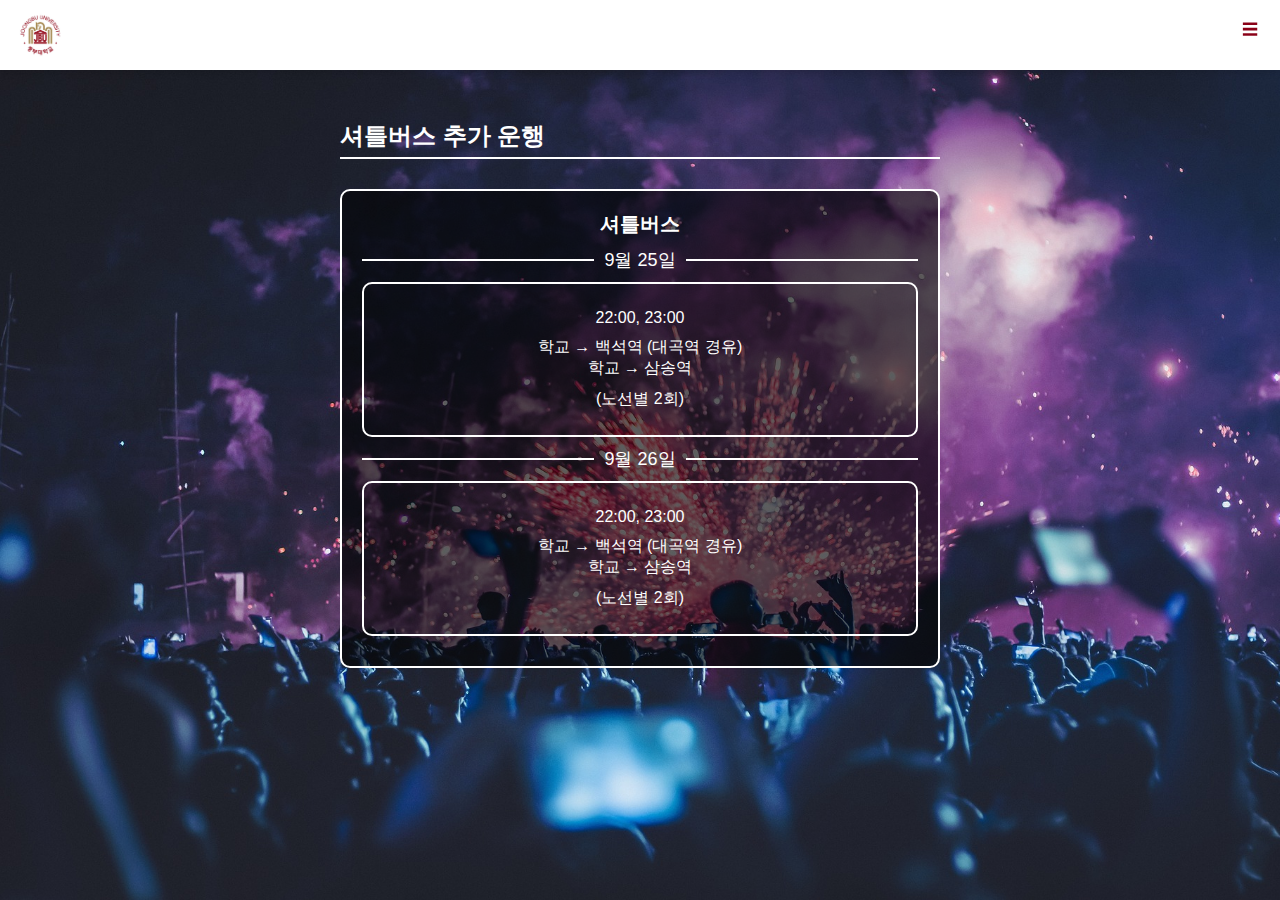
<file: BUS/index.html>
<!DOCTYPE html>
<html lang="ko">
<head>
    <meta charset="UTF-8">
    <meta name="viewport" content="width=device-width, initial-scale=1.0">
    <title>셔틀버스 추가 운행</title>
    <link rel="stylesheet" href="style.css">
</head>
<body>
    <div class="container">
        <header>
            <img src="../images/logo.png" alt="로고" class="logo">

            <div class="menu-icon">☰</div>
        </header>

        <div class="menu" id="menu"> <!-- id 추가 -->
            <ul>
                <li><a href="../jb/index.html">홈</a></li>
                <li><a href="../map,event/map,event.html">지도 및 부스 안내</a></li>
                <li><a href="../EVENTS_/index.html">이벤트</a></li>
                <li><a href="../performance/performance.html">무대 프로그램</a></li>
                <li><a href="../food/food.html">푸드&주류 트럭</a></li>
                <li><a href="../BUS/index.html">셔틀버스</a></li>
                <!-- <li><a href="../notice/notice.php">게시판</a></li> -->
            </ul>
        </div>
        <main>
            <h1>셔틀버스 추가 운행</h1>
            <div class="schedule-box">
                <h2>셔틀버스</h2>
                <p class="date">9월 25일</p>
                <div class="schedule">
                    <p>22:00, 23:00</p>
                    <p>학교 → 백석역 (대곡역 경유) <br>
                        학교 → 삼송역</p>
                    <p>(노선별 2회)</p>
                </div>
                <p class="date">9월 26일</p>
                <div class="schedule">
                    <p>22:00, 23:00</p>
                    <p>학교 → 백석역 (대곡역 경유) <br>
                        학교 → 삼송역</p>
                    <p>(노선별 2회)</p>
                </div>
            </div>
        </main>
    </div>
    <script src="bus.js"></script>
</body>
</html>
</file>
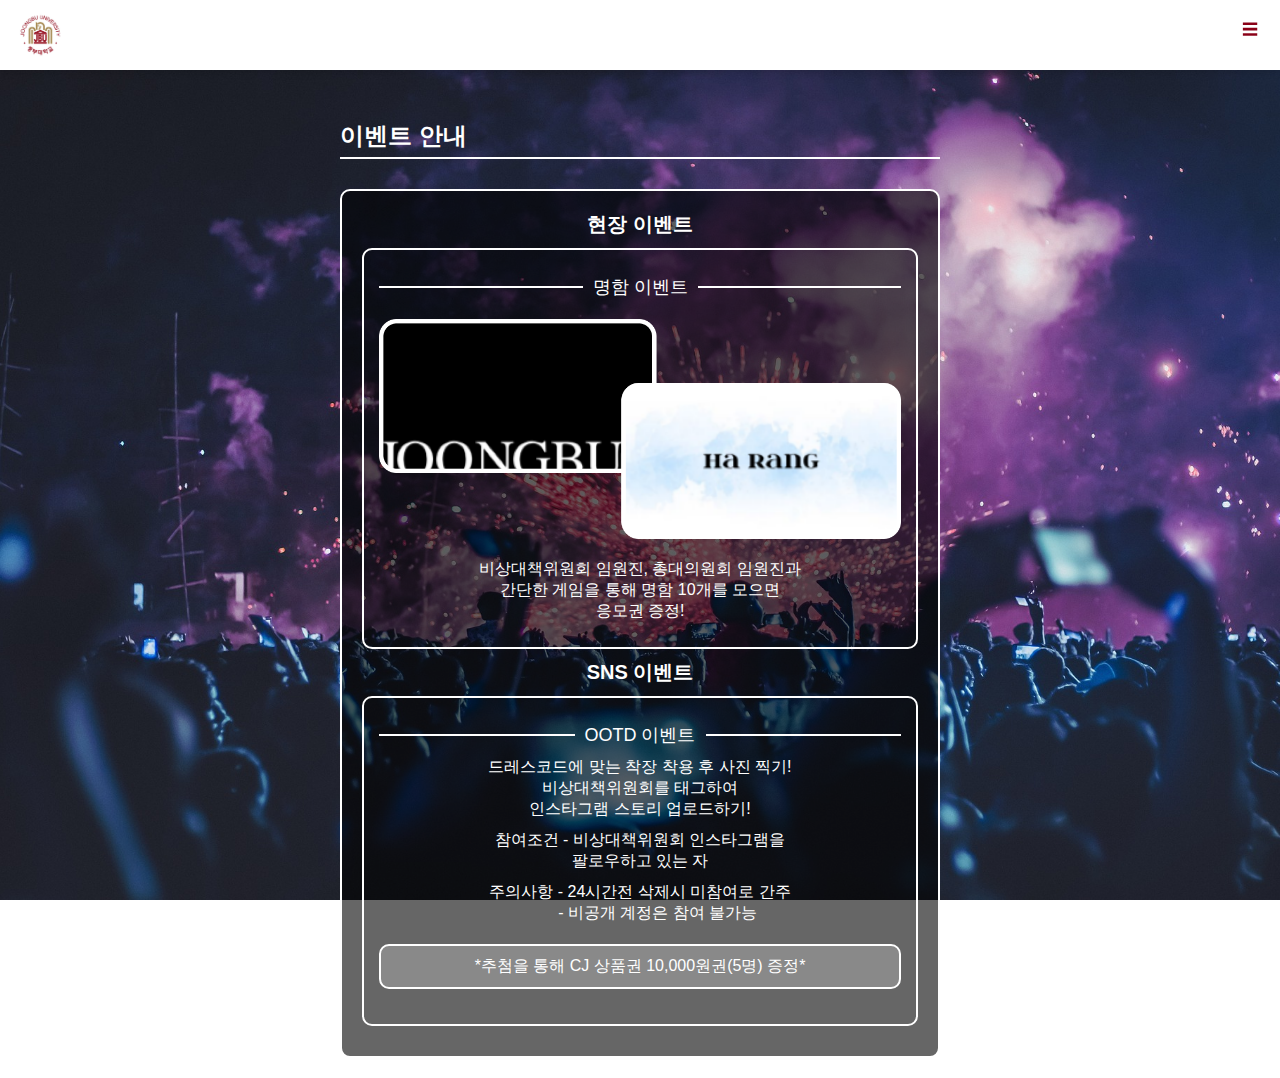
<file: EVENTS_/index.html>
<!DOCTYPE html>
<html lang="ko">
<head>
    <meta charset="UTF-8">
    <meta name="viewport" content="width=device-width, initial-scale=1.0">
    <title>이벤트 안내</title>
    <link rel="stylesheet" href="style.css">
</head>
<body>
    <div class="container">
        <header>
            <img src="../images/logo.png" alt="로고" class="logo">

            <div class="menu-icon">☰</div>
        </header>

        <div class="menu" id="menu"> <!-- id 추가 -->
            <ul>
                <li><a href="../jb/index.html">홈</a></li>
                <li><a href="../map,event/map,event.html">지도 및 부스 안내</a></li>
                <li><a href="../EVENTS_/index.html">이벤트</a></li>
                <li><a href="../performance/performance.html">무대 프로그램</a></li>
                <li><a href="../food/food.html">푸드&주류 트럭</a></li>
                <li><a href="../BUS/index.html">셔틀버스</a></li>
                <!-- <li><a href="../notice/notice.php">게시판</a></li> -->
            </ul>
        </div>
        
        <main>
            <h1>이벤트 안내</h1>
            <div class="schedule-box">
                <h2>현장 이벤트</h2>
                <div class="schedule">
                    <p class="date">명함 이벤트</p>
                    <img src="../images/business card.png" alt="명함 이미지" class="business-card-image">
                    <p>비상대책위원회 임원진, 총대의원회 임원진과 <br>
                        간단한 게임을 통해 명함 10개를 모으면 <br>
                        응모권 증정!</p>
                </div>
                <h2>SNS 이벤트</h2>
                <div class="schedule">
                    <p class="date">OOTD 이벤트</p>
                    <p>드레스코드에 맞는 착장 착용 후 사진 찍기! <br>
                        비상대책위원회를 태그하여 <br>
                        인스타그램 스토리 업로드하기!</p>
                    <p>참여조건 - 비상대책위원회 인스타그램을 <br>
                        팔로우하고 있는 자</p>
                    <p>주의사항 - 24시간전 삭제시 미참여로 간주 <br>
                           &nbsp&nbsp&nbsp&nbsp&nbsp &nbsp - 비공개 계정은 참여 불가능 </p>
                    <div class="prize-box">
                        <p>*추첨을 통해 CJ 상품권 10,000원권(5명) 증정*</p>
                    </div>
                 </div>
            </div>
        </main>
    </div>
    <script src="events_.js"></script>
</body>
</html>
</file>
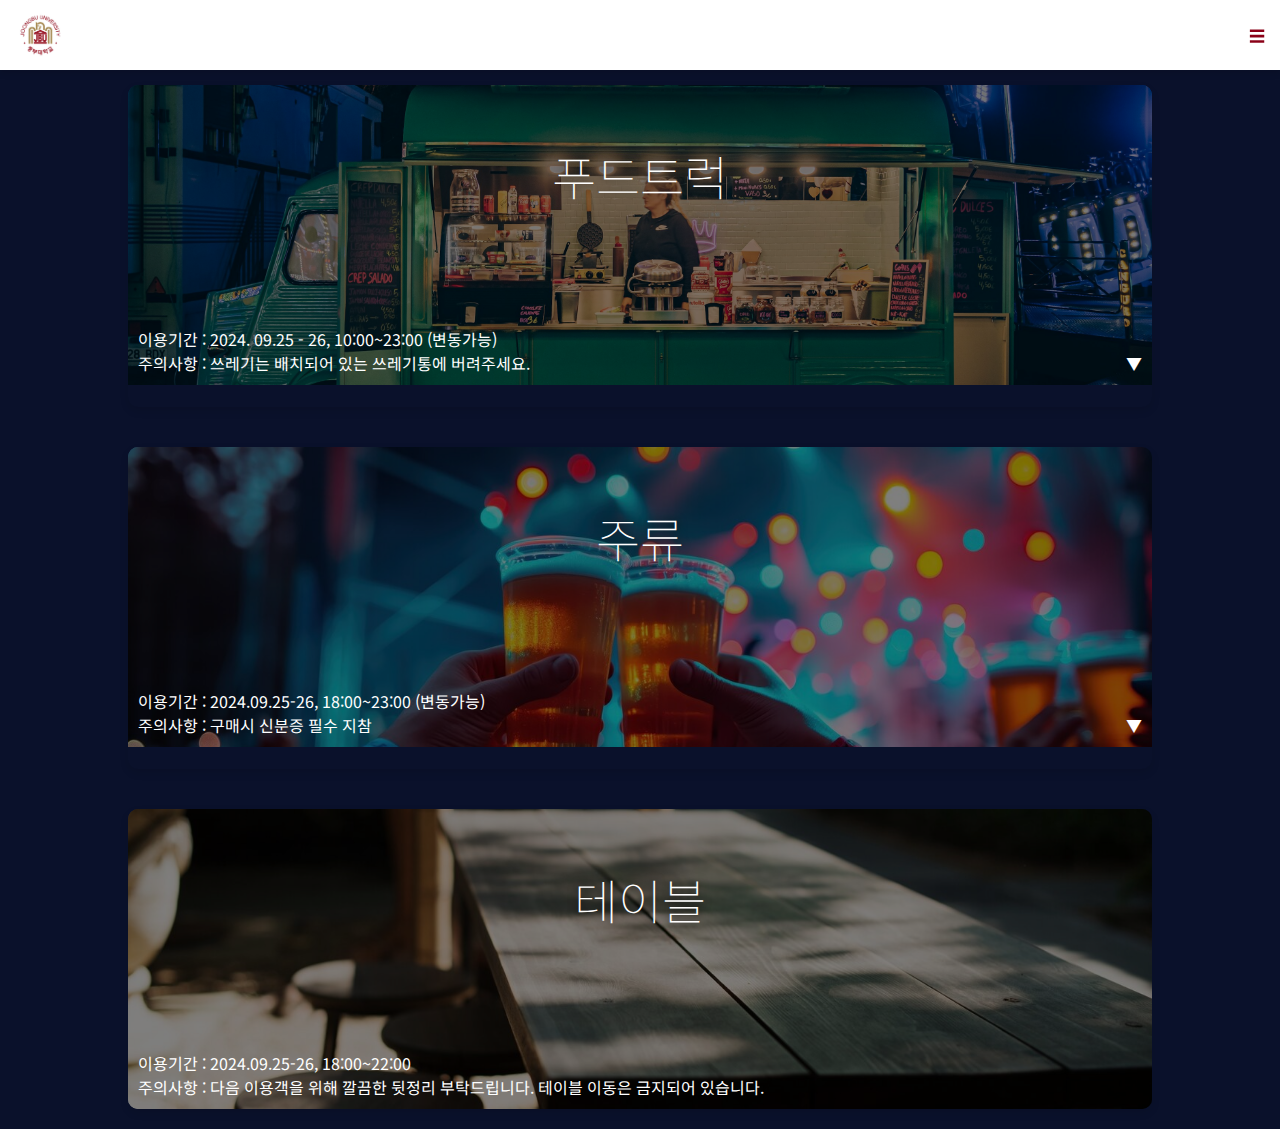
<file: food/food.html>
<!DOCTYPE html>
<html lang="ko">
<head>
  <meta charset="UTF-8">
  <meta name="viewport" content="width=device-width, initial-scale=1.0">
  <title>푸드&주류트럭</title>
  <link rel="stylesheet" href="food.css">
  <link rel="preconnect" href="https://fonts.googleapis.com">
  <link rel="preconnect" href="https://fonts.gstatic.com" crossorigin>
  <link href="https://fonts.googleapis.com/css2?family=Noto+Sans+KR:wght@100..900&display=swap" rel="stylesheet">
</head>
<body>
   
  <header>
    <img src="../images/logo.png" alt="로고" class="logo">

    <div class="menu-icon">☰</div>
  </header>

  <div class="menu" id="menu"> <!-- id 추가 -->
    <ul>
      <li><a href="../jb/index.html">홈</a></li>
      <li><a href="../map,event/map,event.html">지도 및 부스 안내</a></li>
      <li><a href="../EVENTS_/index.html">이벤트</a></li>
      <li><a href="../performance/performance.html">무대 프로그램</a></li>
      <li><a href="../food/food.html">푸드&주류 트럭</a></li>
      <li><a href="../BUS/index.html">셔틀버스</a></li>
      <!-- <li><a href="../notice/notice.php">게시판</a></li> -->
    </ul>
  </div>

  <div class="content">
    <div class="container">
      <!-- 푸드트럭 박스 -->
      <div class="box" id="foodtruck">
        <div class="image-wrapper">
          <img src="../images/푸드트럭 이미지.jpg" alt="푸드트럭" class="box-image">
          <div class="overlay"></div>
          <div class="box-title">푸드트럭</div>
          <div class="box-footer">
            <p>이용기간 : 2024. 09.25 - 26, 10:00~23:00 (변동가능)</p>
            <p>주의사항 : 쓰레기는 배치되어 있는 쓰레기통에 버려주세요.</p>
          </div>
          <div class="box-toggle" id="toggle-btn">
            <span>▼</span>
          </div>
        </div>
        <div class="box-content">
          <div class="inner-box">
            <h4>MENU</h4>
            <div class="menu-item">구슬아이스크림, 커피, 음료 4,000원</div>
            <div class="menu-item">분식 4,000원</div>
            <div class="menu-item">닭꼬치 5,000원</div>
            <div class="menu-item">츄러스, 회오리감자 5,000원</div>
            <div class="menu-item">초밥 10,000원</div>
            <div class="menu-item">닭강정 10,000원</div>
            <div class="menu-item">야끼소바 10,000원</div>
            <div class="menu-item">삼겹살(set) 10,000원</div>
            <div class="menu-item">곱창 13,000원</div>
            <div class="menu-item">스테이크(쉬림프) 12,000원(17,000원)</div>
          </div>
        </div>
      </div>

      <!-- 주류 박스 -->
      <div class="box">
        <div class="image-wrapper">
          <img src="../images/맥주 이미지.jpg" alt="주류" class="box-image">
          <div class="overlay"></div>
          <div class="box-title">주류</div>
          <div class="box-footer">
            <p>이용기간 : 2024.09.25-26, 18:00~23:00 (변동가능)</p>
            <p>주의사항 : 구매시 신분증 필수 지참</p>
          </div>
          <div class="box-toggle">
            <span>▼</span>
          </div>
        </div>
        <div class="box-content">
          <div class="inner-box">
            <p>- 주류트럭에서 소주는 팔지 않고, 맥주만 판매</p>
            <p>- 줄 트럭에서 맥주 1잔을 구매하면 몬스터 1캔으로 교환해 주는 쿠폰을 증정<br>(몬스터 재고 소진 시 조기마감 될 수 있다.)</p>
            <p>- 소주를 마시고 싶은 학우분들은 인근 마트 또는 편의점에서 별도로 구매 부탁드립니다.</p>
            <p>- 축제가 하루 남은 시점 갑작스러운 일로 소주 판매가 불가한 점 죄송합니다.</p>
          </div>
        </div>
      </div>

      <!-- 테이블 박스 -->
      <div class="box">
        <div class="image-wrapper">
          <img src="../images/테이블 이미지 2.jpg" alt="테이블" class="box-image">
          <div class="overlay"></div>
          <div class="box-title">테이블</div>
          <div class="box-footer">
            <p>이용기간 : 2024.09.25-26, 18:00~22:00</p>
            <p>주의사항 : 다음 이용객을 위해 깔끔한 뒷정리 부탁드립니다. 테이블 이동은 금지되어 있습니다.</p>
          </div>
        </div>
      </div>
    </div>
  </div>

  <script src="food.js"></script>
</body>
</html>
</file>
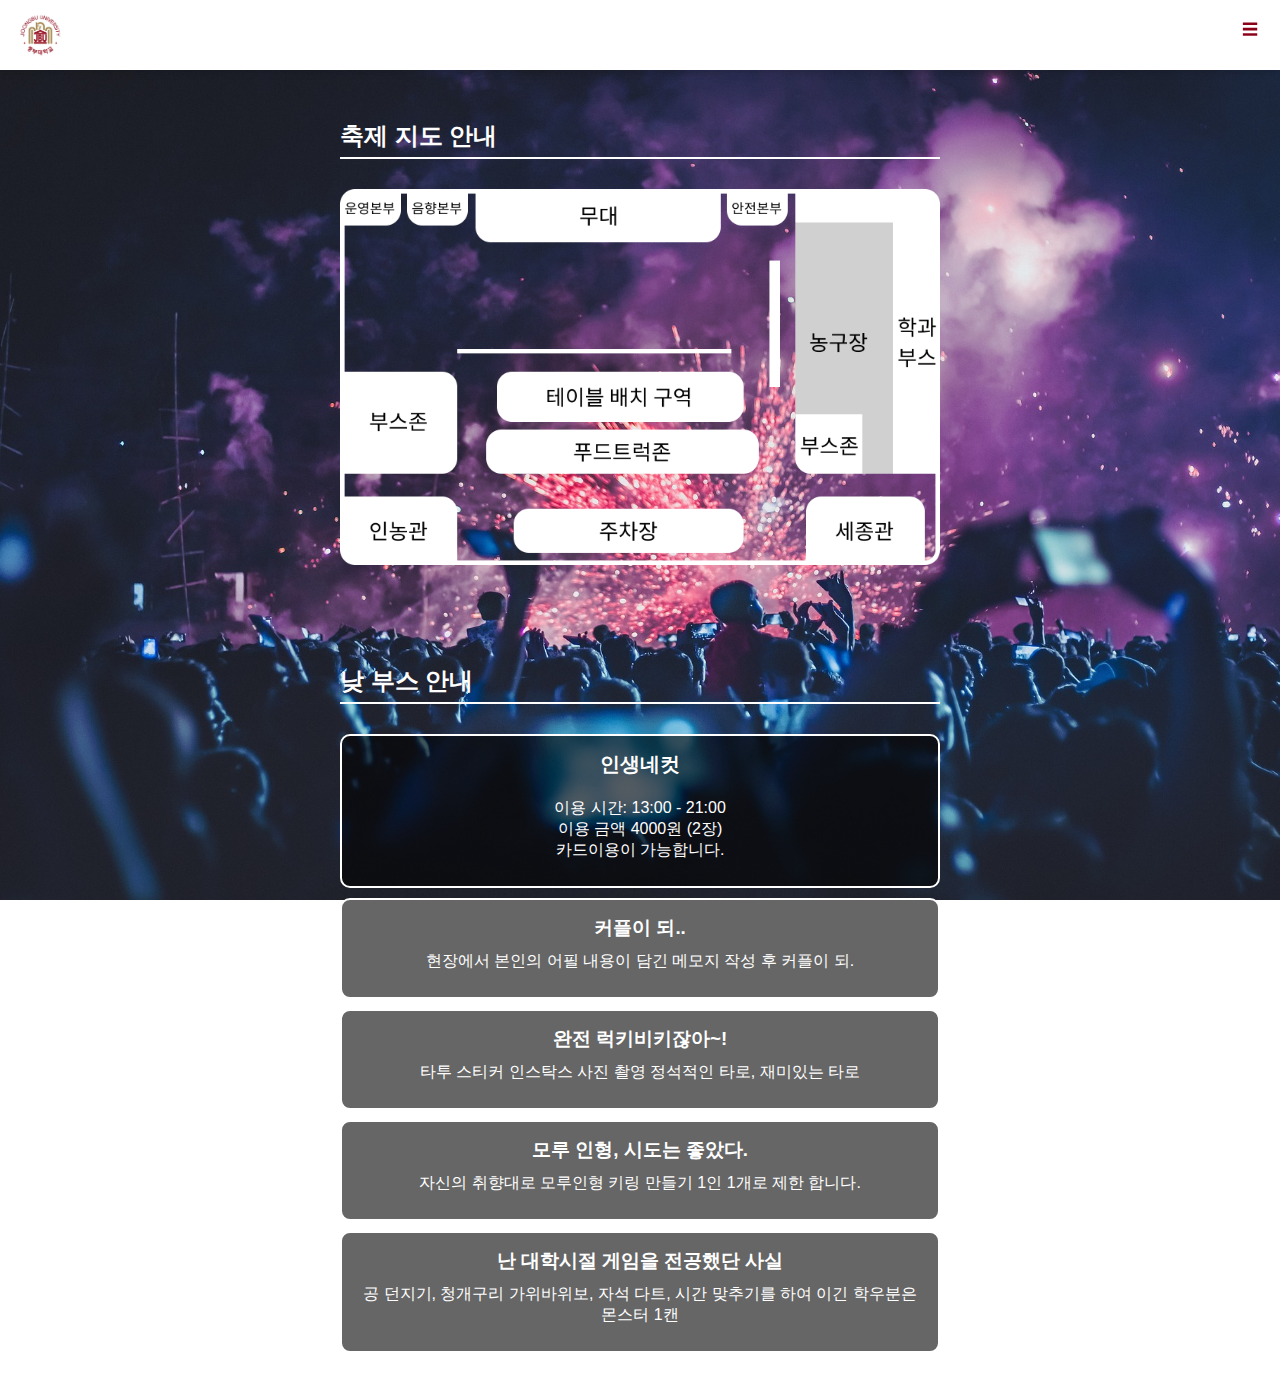
<file: map,event/map,event.html>
<!DOCTYPE html>
<html lang="ko">
<head>
    <meta charset="UTF-8">
    <meta name="viewport" content="width=device-width, initial-scale=1.0">
    <title>지도 및 부스 안내</title>
    <link rel="stylesheet" href="map,event.css">
</head>
<body>
    <div class="container">
        <header>
            <img src="../images/logo.png" alt="로고" class="logo">

            <div class="menu-icon">☰</div>
        </header>

        <div class="menu" id="menu"> <!-- id 추가 -->
            <ul>
                <li><a href="../jb/index.html">홈</a></li>
                <li><a href="../map,event/map,event.html">지도 및 부스 안내</a></li>
                <li><a href="../EVENTS_/index.html">이벤트</a></li>
                <li><a href="../performance/performance.html">무대 프로그램</a></li>
                <li><a href="../food/food.html">푸드&주류 트럭</a></li>
                <li><a href="../BUS/index.html">셔틀버스</a></li>
                <!-- <li><a href="../notice/notice.php">게시판</a></li> -->
            </ul>
        </div>

        <div class="event-box">
            <h1>축제 지도 안내</h1>
            <img src="../images/map.png" alt="">

            <h1>낮 부스 안내</h1>
                <div class="booth">
                    <h2>인생네컷</h2>
                    <p>이용 시간: 13:00 - 21:00<br>이용 금액 4000원 (2장)<br>카드이용이 가능합니다.</p>
                </div>
                <div class="booth">
                    <h3>커플이 되..</h3>
                    <p>현장에서 본인의 어필 내용이 담긴 메모지 작성 후 커플이 되.</p>
                </div>
                <div class="booth">
                    <h3>완전 럭키비키잖아~!</h3>
                    <p>타투 스티커
                        인스탁스 사진 촬영
                        정석적인 타로, 재미있는 타로</p>
                </div>
                <div class="booth">
                    <h3>모루 인형, 시도는 좋았다.</h3>
                    <p>자신의 취향대로 모루인형 키링 만들기
                        1인 1개로 제한 합니다.</p>
                </div>
                <div class="booth">
                    <h3>난 대학시절 게임을 전공했단 사실</h3>
                    <p>공 던지기, 청개구리 가위바위보, 
                        자석 다트, 시간 맞추기를 하여
                        이긴 학우분은 몬스터 1캔</p>
                </div>
    </div>

    <script src="map,event.js"></script>
</body>
</html>
</file>
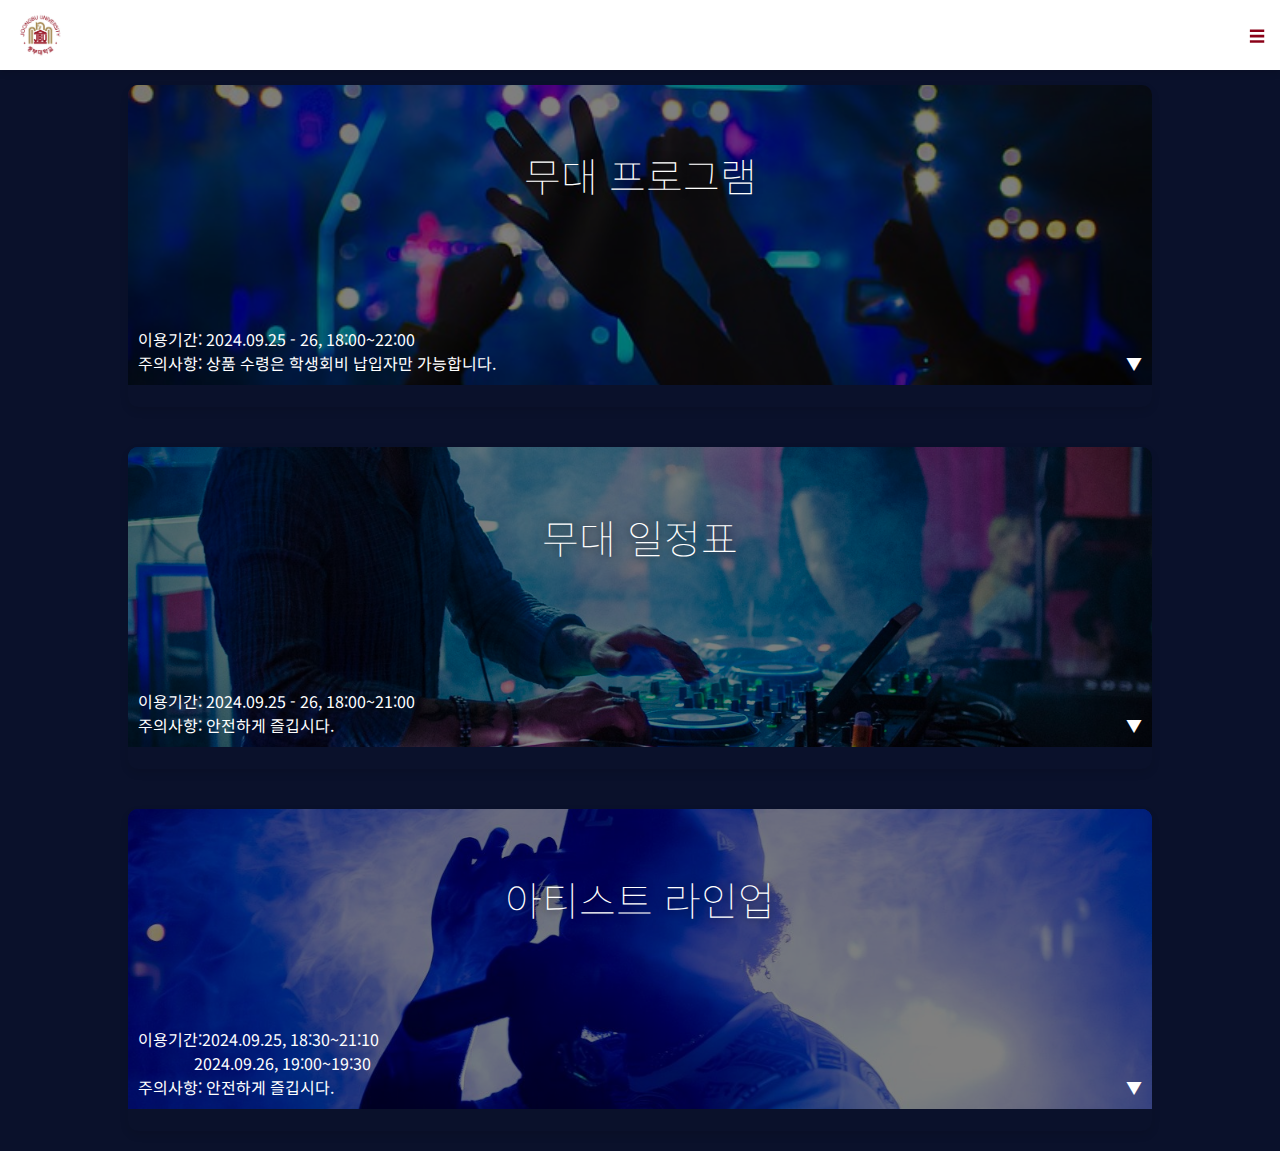
<file: performance/performance.html>
<!DOCTYPE html>
<html lang="ko">
<head>
  <meta charset="UTF-8">
  <meta name="viewport" content="width=device-width, initial-scale=1.0">
  <title>Performance Program</title>
  <link rel="stylesheet" href="performance.css">
  <link rel="preconnect" href="https://fonts.googleapis.com">
  <link rel="preconnect" href="https://fonts.gstatic.com" crossorigin>
  <link href="https://fonts.googleapis.com/css2?family=Noto+Sans+KR:wght@100..900&display=swap" rel="stylesheet">
</head>
<body>
   
  <header>
    <img src="../images/logo.png" alt="로고" class="logo">

    <div class="menu-icon">☰</div>
  </header>

  <div class="menu" id="menu"> <!-- id 추가 -->
    <ul>
      <li><a href="../jb/index.html">홈</a></li>
      <li><a href="../map,event/map,event.html">지도 및 부스 안내</a></li>
      <li><a href="../EVENTS_/index.html">이벤트</a></li>
      <li><a href="../performance/performance.html">무대 프로그램</a></li>
      <li><a href="../food/food.html">푸드&주류 트럭</a></li>
      <li><a href="../BUS/index.html">셔틀버스</a></li>
      <!-- <li><a href="../notice/notice.php">게시판</a></li> -->
    </ul>
  </div>

  <div class="content">
    <div class="container">
      <!-- 무대 프로그램 박스 -->
      <div class="box" id="stage-performance">
        <div class="image-wrapper">
          <img src="../images/무대 이미지 2.jpg" alt="무대 프로그램" class="box-image">
          <div class="overlay"></div>
          <div class="box-title">무대 프로그램</div>
          <div class="box-footer">
            <p>이용기간: 2024.09.25 - 26, 18:00~22:00</p>
            <p>주의사항: 상품 수령은 학생회비 납입자만 가능합니다.</p>
          </div>
          <div class="box-toggle">
            <span>▼</span>
          </div>
        </div>
        <div class="box-content">
          <div class="inner-box">
            <h4>장기자랑</h4>
            <p>사전 심사를 통해 5팀만 무대 위에서 장기자랑 진행<br>1등: 아이패드 / 2등: 에어팟 프로 2세대 / 3등: 칼하트 메신저백</p>
            <h4>신세계 업고 튀어</h4>
            <p>4명씩 한 팀으로 고요 속의 외침 진행<br>제한시간 5분, 패스 1회<br>1등: 신세계 백화점 5만원 상품권 (팀 전원)</p>
            <h4>몬스터 한 잔 해~</h4>
            <p>몬스터 빨리 마시기 & 몬스터 마시고 남은 그람 수 맞추기<br>각 프로그램별 1등: 잭다니엘 (2명)</p>
            <p>상품 수령 대상자는 학생회비 납입 증명서 필수 지참</p>
          </div>
        </div>
      </div>

      <!-- 일정표 박스 -->
      <div class="box">
        <div class="image-wrapper">
          <img src="../images/디제잉 이미지.jpg" alt="DJ 페스티벌" class="box-image">
          <div class="overlay"></div>
          <div class="box-title">무대 일정표</div>
          <div class="box-footer">
            <p>이용기간: 2024.09.25 - 26, 18:00~21:00</p>
            <p>주의사항: 안전하게 즐깁시다.</p>
          </div>          
          <div class="box-toggle">
            <span>▼</span>
          </div>
        </div>
        <div class="box-content">
          <div class="inner-box">
            <h4>9월 25일</h4>
            <p>13:00 비대위 부스 & 학과 부스</p>
            <p>17:00 무대 준비</p>
            <p>18:00 동아리 공연 (크랙)</p>
            <p>18:30 문화 공연 행사 (옐로)</p>
            <p>19:00 문화 공연 행사 (QWER)</p>
            <p>19:30 장기자랑</p>
            <p>20:10 비대위 무대</p>
            <p>20:40 문화 공연 행사 (WHIB)</p>
            <p>21:10 문화 공연 행사(Owen-Oh)</p>

            <h4>9월 26일</h4>
            <p>13:00 비대위 부스 & 학과 부스</p>
            <p>17:00 무대 준비</p>
            <p>18:00 동아리 공연 (크랙)</p>
            <p>18:30 비대위 무대</p>
            <p>19:00 문화 공연 행사 (보라미유)</p>
            <p>19:30 문화 공연 행사 (D-Hack)</p>
            <p>20:00 DJ페스티벌</p>
            <p>21:00 폐회식</p>
          </div>          
        </div>
      </div>

      <!-- 라인업 박스 -->
      <div class="box" id="artist-lineup">
        <div class="image-wrapper">
          <img src="../images/라인업 이미지 2.jpg" alt="아티스트 라인업" class="box-image">
          <div class="overlay"></div>
          <div class="box-title">아티스트 라인업</div>
          <div class="box-footer">
            <p>이용기간:2024.09.25, 18:30~21:10</p>
            <p>&nbsp;&nbsp;&nbsp;&nbsp;&nbsp;&nbsp;&nbsp;&nbsp;&nbsp;&nbsp;&nbsp;&nbsp;&nbsp;&nbsp;2024.09.26, 19:00~19:30</p>
            <p>주의사항: 안전하게 즐깁시다.</p>
          </div>           
          <div class="box-toggle">
            <span>▼</span>
          </div>
        </div>
        <div class="box-content">
          <div class="inner-box">
            <h4>중부대학교 고양창의 캠퍼스</h4>
            <p>- 9/25: QWER, Owen-Oh, WHIB, 옐로</p>
            <p>- 9/26: 보라미유, 디핵</p>
            <p>- DJ페스티벌: 9월 26일 20:30~ / 장소: 중부대학교 고양창의 캠퍼스 운동장 특설 무대</p>

            <h4>중부대학교 충청국제캠퍼스</h4>
            <p>- 9/25: 츄, 디핵, #안녕</p>
            <p>- 9/26: 릴보이, 쿠기</p>
            <p>- DJ페스티벌: 9월 26일 20:30~ / 장소: 중부대학교 충청국제캠퍼스 운동장 특설 무대</p>
          </div>
        </div>
      </div>
      
    </div>
  </div>

  <script src="toggle.js"></script>
</body>
</html>
</file>
<file: BUS/style.css>
* {
    margin: 0;
    padding: 0;
    box-sizing: border-box;
}

body {
    font-family: 'Arial', sans-serif;
    background-image: url('..//images/back.png'); /* Replace with your background image */
    background-size: cover;
    background-position: center;
    background-repeat: no-repeat;
    background-attachment: fixed; /* Optional: Makes the background stay fixed when scrolling */
    color: white;
    text-align: center;
    padding: 20px;
}


.container {
    max-width: 600px;
    margin: 0 auto;
}

/* 헤더 스타일 */
header {
    position: fixed;
    top: 0;
    left: 0;
    display: flex;
    justify-content: space-between;
    align-items: center;
    width: 100%;
    padding: 15px;
    background-color: #ffffff;
    color: #8a0017;
    box-shadow: 0 4px 6px rgba(0, 0, 0, 0.1);
    z-index: 1000;
    height: 70px;
  }
  
header img {
    width: 50px;
}
  
header h1 {
    font-size: 20px;
    margin-left: 10px;
    color: #8a0017;
}

.logo {
    width: 50px;
}

.menu-icon {
    display: flex;
    flex-direction: column;
    justify-content: space-between;
    width: 30px;
    height: 30px;
}

.menu-icon div {
    height: 4px;
    background-color: #b10a14;
    margin: 3px 0;
}

h1 {
    position: relative;
    margin: 100px 0px 20px 0px;
    font-size: 24px;
    margin-bottom: 20px;
    display: block;
    padding-bottom: 10px;
    text-align: left;
}

h1::after {
    content: "";
    display: block;
    width: 100%; /* Set the length of the underline here */
    height: 2px;
    background-color: white;
    margin-top: 5px;
}

.schedule-box {
    background: rgba(0, 0, 0, 0.6);
    padding: 20px;
    border-radius: 10px;
    border: 2px solid white;
}

.schedule-box h2 {
    font-size: 20px;
    margin-bottom: 10px;
}

.schedule-box p {
    margin: 10px 0;
}

.schedule {
    border: 2px solid white;
    padding: 15px;
    margin: 10px 0;
    border-radius: 10px;
}

.schedule-box p.date {
    display: flex;
    align-items: center;
    justify-content: center;
    position: relative;
    font-size: 18px ;
}

.schedule-box p.date::before, .schedule-box p.date::after {
    content: '';
    flex: 1;
    height: 2px;
    background-color: white;
}

.schedule-box p.date::before {
    margin-right: 10px; /* 선과 텍스트 사이 간격 */
}

.schedule-box p.date::after {
    margin-left: 10px; /* 선과 텍스트 사이 간격 */
}

.menu {
    position: fixed;
    top: 0;
    right: -250px;
    width: 250px;
    height: 100%;
    background-color: #8a0017;
    transition: right 0.3s ease;
    display: flex;
    flex-direction: column;
    justify-content: center;
    z-index: 150;
}

.menu ul {
    list-style: none;
    padding: 0;
    text-align: center;
}

.menu li {
    margin: 20px 0;
}

.menu a {
    color: white;
    text-decoration: none;
    font-size: 18px;
}
</file>
<file: EVENTS_/style.css>
* {
    margin: 0;
    padding: 0;
    box-sizing: border-box;
}

body {
    font-family: 'Arial', sans-serif;
    background-image: url('..//images/back.png'); /* Replace with your background image */
    background-size: cover;
    background-position: center;
    background-repeat: no-repeat;
    background-attachment: fixed; /* Optional: Makes the background stay fixed when scrolling */
    color: white;
    text-align: center;
    padding: 20px;
}


.container {
    max-width: 600px;
    margin: 0 auto;
}

/* 헤더 스타일 */
header {
    position: fixed;
    top: 0;
    left: 0;
    display: flex;
    justify-content: space-between;
    align-items: center;
    width: 100%;
    padding: 15px;
    background-color: #ffffff;
    color: #8a0017;
    box-shadow: 0 4px 6px rgba(0, 0, 0, 0.1);
    z-index: 1000;
    height: 70px;
  }
  
  header img {
    width: 50px;
  }
  
  header h1 {
    font-size: 20px;
    margin-left: 10px;
    color: #8a0017;
  }

.logo {
    width: 50px;
}

.menu-icon {
    display: flex;
    flex-direction: column;
    justify-content: space-between;
    width: 30px;
    height: 30px;
}

.menu-icon div {
    height: 4px;
    background-color: #b10a14;
    margin: 3px 0;
}

h1 {
    position: relative;
    margin: 100px 0px 20px 0px;
    font-size: 24px;
    margin-bottom: 20px;
    display: block;
    padding-bottom: 10px;
    text-align: left;
}

h1::after {
    content: "";
    display: block;
    width: 100%; /* Set the length of the underline here */
    height: 2px;
    background-color: white;
    margin-top: 5px;
}

.schedule-box {
    background: rgba(0, 0, 0, 0.6);
    padding: 20px;
    border-radius: 10px;
    border: 2px solid white;
}

.schedule-box h2 {
    font-size: 20px;
    margin-bottom: 10px;
}

.business-card-image {
    display: block;
    margin: 20px auto; 
    max-width: 100%; 
    height: auto; 
}

.schedule-box p {
    margin: 10px 0;
}

.schedule {
    border: 2px solid white;
    padding: 15px;
    margin: 10px 0;
    border-radius: 10px;
}

.schedule-box p.date {
    display: flex;
    align-items: center;
    justify-content: center;
    position: relative;
    font-size: 18px ;
}

.schedule-box p.date::before, .schedule-box p.date::after {
    content: '';
    flex: 1;
    height: 2px;
    background-color: white;
}

.schedule-box p.date::before {
    margin-right: 10px; /* 선과 텍스트 사이 간격 */
}

.schedule-box p.date::after {
    margin-left: 10px; /* 선과 텍스트 사이 간격 */
}

.prize-box {
    background-color: rgba(190, 190, 190, 0.4); 
    border: 2px solid white;
    padding: 0px; /* 내부 여백 */
    margin: 20px 0; /* 상하 여백 */
    border-radius: 10px; 
}

.menu {
    position: fixed;
    top: 0;
    right: -250px;
    width: 250px;
    height: 100%;
    background-color: #8a0017;
    transition: right 0.3s ease;
    display: flex;
    flex-direction: column;
    justify-content: center;
    z-index: 150;
}

.menu ul {
    list-style: none;
    padding: 0;
    text-align: center;
}

.menu li {
    margin: 20px 0;
}

.menu a {
    color: white;
    text-decoration: none;
    font-size: 18px;
}
</file>
<file: food/food.css>
* {
    margin: 0;
    padding: 0;
    box-sizing: border-box;
  }
  
  
  body {
    font-family: 'Noto Sans KR', sans-serif; /* 전체 폰트 설정 */
    background-color: #0A112B;
    display: flex;
    flex-direction: column; /* 수직 정렬 */
    align-items: center; /* 수평 가운데 정렬 */
    min-height: 100vh; /* 최소 높이 설정 */
  }
  
  /* 헤더 스타일 */
  header {
    position: fixed;
    top: 0;
    left: 0;
    display: flex;
    justify-content: space-between;
    align-items: center;
    width: 100%;
    padding: 15px;
    background-color: #ffffff;
    color: #8a0017;
    box-shadow: 0 4px 6px rgba(0, 0, 0, 0.1);
    z-index: 1000;
    height: 70px;
  }
  
  header img {
    width: 50px;
  }
  
  header h1 {
    font-size: 20px;
    margin-left: 10px;
    color: #8a0017;
  }
  
  .menu-btn {
    background: none;
    border: none;
    font-size: 24px;
    color: #8a0017;
    cursor: pointer;
  }
  
  .content {
    margin-top: 85px; /* 헤더 높이 + 여유 공간 */
    display: flex;
    justify-content: center; /* 수평 가운데 정렬 */
    width: 100%;
  }
  
  .container {
    display: flex;
    flex-direction: column;
    gap: 20px;
    width: 80%;
    align-items: center; /* 수평 가운데 정렬 */
  }
  
  .box {
    position: relative;
    display: flex;
    flex-direction: column;
    border-radius: 10px;
    overflow: hidden;
    box-shadow: 0 4px 8px rgba(0, 0, 0, 0.1);
    width: 100%;
    margin-bottom: 20px;
  }
  
  .image-wrapper {
    position: relative;
    width: 100%;
    height: 300px;
  }
  
  .box-image {
    width: 100%;
    height: 100%;
    object-fit: cover;
  }
  
  .overlay {
    position: absolute;
    top: 0;
    left: 0;
    width: 100%;
    height: 100%;
    background-color: rgba(0, 0, 0, 0.5);
  }
  
  .box-title {
    position: absolute;
    top: 30%;
    left: 50%;
    transform: translate(-50%, -50%);
    color: white;
    white-space: nowrap; /* 줄 바꿈 금지 */
    font-size: 3em;
    font-weight: 100;
    text-shadow: 0 0 10px rgba(0, 0, 0, 0.7);
    z-index: 2;
  }
  
  .box-footer {
    position: absolute;
    bottom: 10px;
    left: 10px;
    color: white;
    z-index: 2;
  }
  
  .box-toggle {
    position: absolute;
    bottom: 10px;
    right: 10px;
    cursor: pointer;
    z-index: 2;
    color: white;
  }
  
  .box-content {
    padding: 10px;
    background-color: #2C1A5E;
    color: white;
    border: 1px solid #EED2FF;
    overflow: hidden;
    max-height: 0;
    opacity: 0;
    visibility: hidden;
    text-align: center; /* 내용 가운데 정렬 */
    transition: max-height 0.5s ease-out, opacity 0.5s ease-out, visibility 0s 0.5s; /* visibility를 나중에 변경 */
  }
  
  .box-content.show {
    display: block; 
    margin-bottom: 20px;
    max-height: 500px; /* 최대 높이 설정 */
    opacity: 1;
    visibility: visible; /* visibility를 보여줌 */
    transition: max-height 0.5s ease-out, opacity 0.5s ease-out;
  }
  
  .box-content h4 {
    font-size: 3em; /* 제목 글자 크기 */
    font-weight: 100; /* 얇은 글씨체 */
    text-align: center; /* 가운데 정렬 */
    margin-bottom: 15px; /* 제목과 메뉴 간격 조정 */
  }
  
  
  .inner-box {
    padding: 10px; /* 안쪽 여백 */
    background-color: #2C1A5E; /* 배경색 */
    border: 2px solid #EED2FF; /* 안쪽 테두리 색상과 두께 */
  }
  
  .menu-item {
    margin-bottom: 10px;
    color: white; /* 메뉴 텍스트 색상 */
  }
  
  h4 {
    text-align: center;
    margin-bottom: 10px;
    color: white;
  }
  
  @keyframes toggleAnimation {
    from {
      max-height: 0;
      opacity: 0;
    }
    to {
      max-height: 500px;
      opacity: 1;
    }
  }
  
  .menu {
    position: fixed;
    top: 0;
    right: -250px;
    width: 250px;
    height: 100%;
    background-color: #8a0017;
    transition: right 0.3s ease;
    display: flex;
    flex-direction: column;
    justify-content: center;
    z-index: 150;
  }
  
  .menu ul {
    list-style: none;
    padding: 0;
    text-align: center;
  }
  
  .menu li {
    margin: 20px 0;
  }
  
  .menu a {
    color: white;
    text-decoration: none;
    font-size: 18px;
  }
</file>
<file: map,event/map,event.css>
* {
    margin: 0;
    padding: 0;
    box-sizing: border-box;
}
body {
    font-family: 'Arial', sans-serif;
    background-image: url('..//images/back.png'); /* Replace with your background image */
    background-size: cover;
    background-position: center;
    background-repeat: no-repeat;
    background-attachment: fixed; /* Optional: Makes the background stay fixed when scrolling */
    color: white;
    text-align: center;
    padding: 20px;
}

.container {
    max-width: 600px;
    margin: 0 auto;
}

/* 헤더 스타일 */
header {
    position: fixed;
    top: 0;
    left: 0;
    display: flex;
    justify-content: space-between;
    align-items: center;
    width: 100%;
    padding: 15px;
    background-color: #ffffff;
    color: #8a0017;
    box-shadow: 0 4px 6px rgba(0, 0, 0, 0.1);
    z-index: 1000;
    height: 70px;
  }
  
  header img {
    width: 50px;
  }
  
  header h1 {
    font-size: 20px;
    margin-left: 10px;
    color: #8a0017;
  }

.logo {
    width: 50px;
}

.menu-icon {
    display: flex;
    flex-direction: column;
    justify-content: space-between;
    width: 30px;
    height: 30px;
}

h1 {
    position: relative;
    margin: 100px 0px 20px 0px;
    font-size: 24px;
    margin-bottom: 20px;
    display: block;
    padding-bottom: 10px;
    text-align: left;
}

h1::after {
    content: "";
    display: block;
    width: 100%; /* Set the length of the underline here */
    height: 2px;
    background-color: white;
    margin-top: 5px;
}

.event-box img {
    max-width: 100%;
    height: auto; 
    display: block;
    margin: 0 auto; 
}

.event-box h2 {
    font-size: 20px;
    margin-bottom: 10px;
}

.event-box p {
    margin: 10px 0;
}

.booth {
    background-color: rgba(0, 0, 0, 0.6); 
    border: 2px solid white;
    padding: 15px;
    margin: 10px 0;
    border-radius: 10px;
}

h2 {
    position: relative;
    font-size: 24px;
    margin-bottom: 20px;
    display: block;
    padding-bottom: 10px;
}


.h2.date {
    display: flex;
    align-items: center;
    justify-content: center;
    position: relative;
    font-size: 18px ;
}

.menu {
    position: fixed;
    top: 0;
    right: -250px;
    width: 250px;
    height: 100%;
    background-color: #8a0017;
    transition: right 0.3s ease;
    display: flex;
    flex-direction: column;
    justify-content: center;
    z-index: 150;
}

.menu ul {
    list-style: none;
    padding: 0;
    text-align: center;
}

.menu li {
    margin: 20px 0;
}

.menu a {
    color: white;
    text-decoration: none;
    font-size: 18px;
}
</file>
<file: performance/performance.css>
* {
    margin: 0;
    padding: 0;
    box-sizing: border-box;
  }
  
  body {
    font-family: 'Noto Sans KR', sans-serif;
    background-color: #0A112B;
    display: flex;
    flex-direction: column;
    align-items: center;
    min-height: 100vh;
  }
  
  header {
    position: fixed;
    top: 0;
    left: 0;
    display: flex;
    justify-content: space-between;
    align-items: center;
    width: 100%;
    padding: 15px;
    background-color: #ffffff;
    color: #8a0017;
    box-shadow: 0 4px 6px rgba(0, 0, 0, 0.1);
    z-index: 1000;
    height: 70px;
  }
  
  header img {
    width: 50px;
  }
  
  header h1 {
    font-size: 20px;
    margin-left: 10px;
    color: #8a0017;
  }
  
  .menu-btn {
    background: none;
    border: none;
    font-size: 24px;
    color: #8a0017;
    cursor: pointer;
  }

  .content {
    margin-top: 85px;
    display: flex;
    justify-content: center;
    width: 100%;
  }
  
  .container {
    display: flex;
    flex-direction: column;
    gap: 20px;
    width: 80%;
    align-items: center;
  }
  
  .box {
    position: relative;
    display: flex;
    flex-direction: column;
    border-radius: 10px;
    overflow: hidden;
    box-shadow: 0 4px 8px rgba(0, 0, 0, 0.1);
    width: 100%;
    margin-bottom: 20px;
  }
  
  .image-wrapper {
    position: relative;
    width: 100%;
    height: 300px;
  }
  
  .box-image {
    width: 100%;
    height: 100%;
    object-fit: cover;
  }
  
  .overlay {
    position: absolute;
    top: 0;
    left: 0;
    width: 100%;
    height: 100%;
    background-color: rgba(0, 0, 0, 0.5);
  }
  
  .box-title {
    position: absolute;
    top: 30%;
    left: 50%;
    transform: translate(-50%, -50%);
    color: white;
    white-space: nowrap; /* 줄 바꿈 금지 */
    font-size: 2.5em;
    font-weight: 100;
    text-shadow: 0 0 10px rgba(0, 0, 0, 0.7);
    z-index: 2;
  }
  
  .box-footer {
    position: absolute;
    bottom: 10px;
    left: 10px;
    color: white;
    z-index: 2;
  }
  
  .box-toggle {
    position: absolute;
    bottom: 10px;
    right: 10px;
    cursor: pointer;
    z-index: 2;
    color: white;
  }
  
  .box-content {
    padding: 10px;
    background-color: #2C1A5E;
    color: white;
    border: 1px solid #EED2FF;

    overflow: hidden;
    max-height: 0;
    opacity: 0;
    visibility: hidden;
    transition: max-height 0.5s ease-out, opacity 0.5s ease-out, visibility 0s 0.5s;
}
  
  .box-content.show {
    max-height: 1000px; /* 충분히 큰 값으로 설정 */
    opacity: 1;
    margin-bottom: 20px;
    visibility: visible;
    transition: max-height 0.5s ease-out, opacity 0.5s ease-out;
  }
  
  
  .inner-box {
    padding: 10px;
    background-color: #2C1A5E;
  }
  
  .menu-item {
    margin-bottom: 10px;
    color: white;
  }
  

  @keyframes toggleAnimation {
    from {
      max-height: 0;
      opacity: 0;
    }
    to {
      max-height: 500px;
      opacity: 1;
    }
  }
  
  .menu {
    position: fixed;
    top: 0;
    right: -250px;
    width: 250px;
    height: 100%;
    background-color: #8a0017;
    transition: right 0.3s ease;
    display: flex;
    flex-direction: column;
    justify-content: center;
    z-index: 150;
  }
  
  .menu ul {
    list-style: none;
    padding: 0;
    text-align: center;
  }
  
  .menu li {
    margin: 20px 0;
  }
  
  .menu a {
    color: white;
    text-decoration: none;
    font-size: 18px;
  }
</file>
